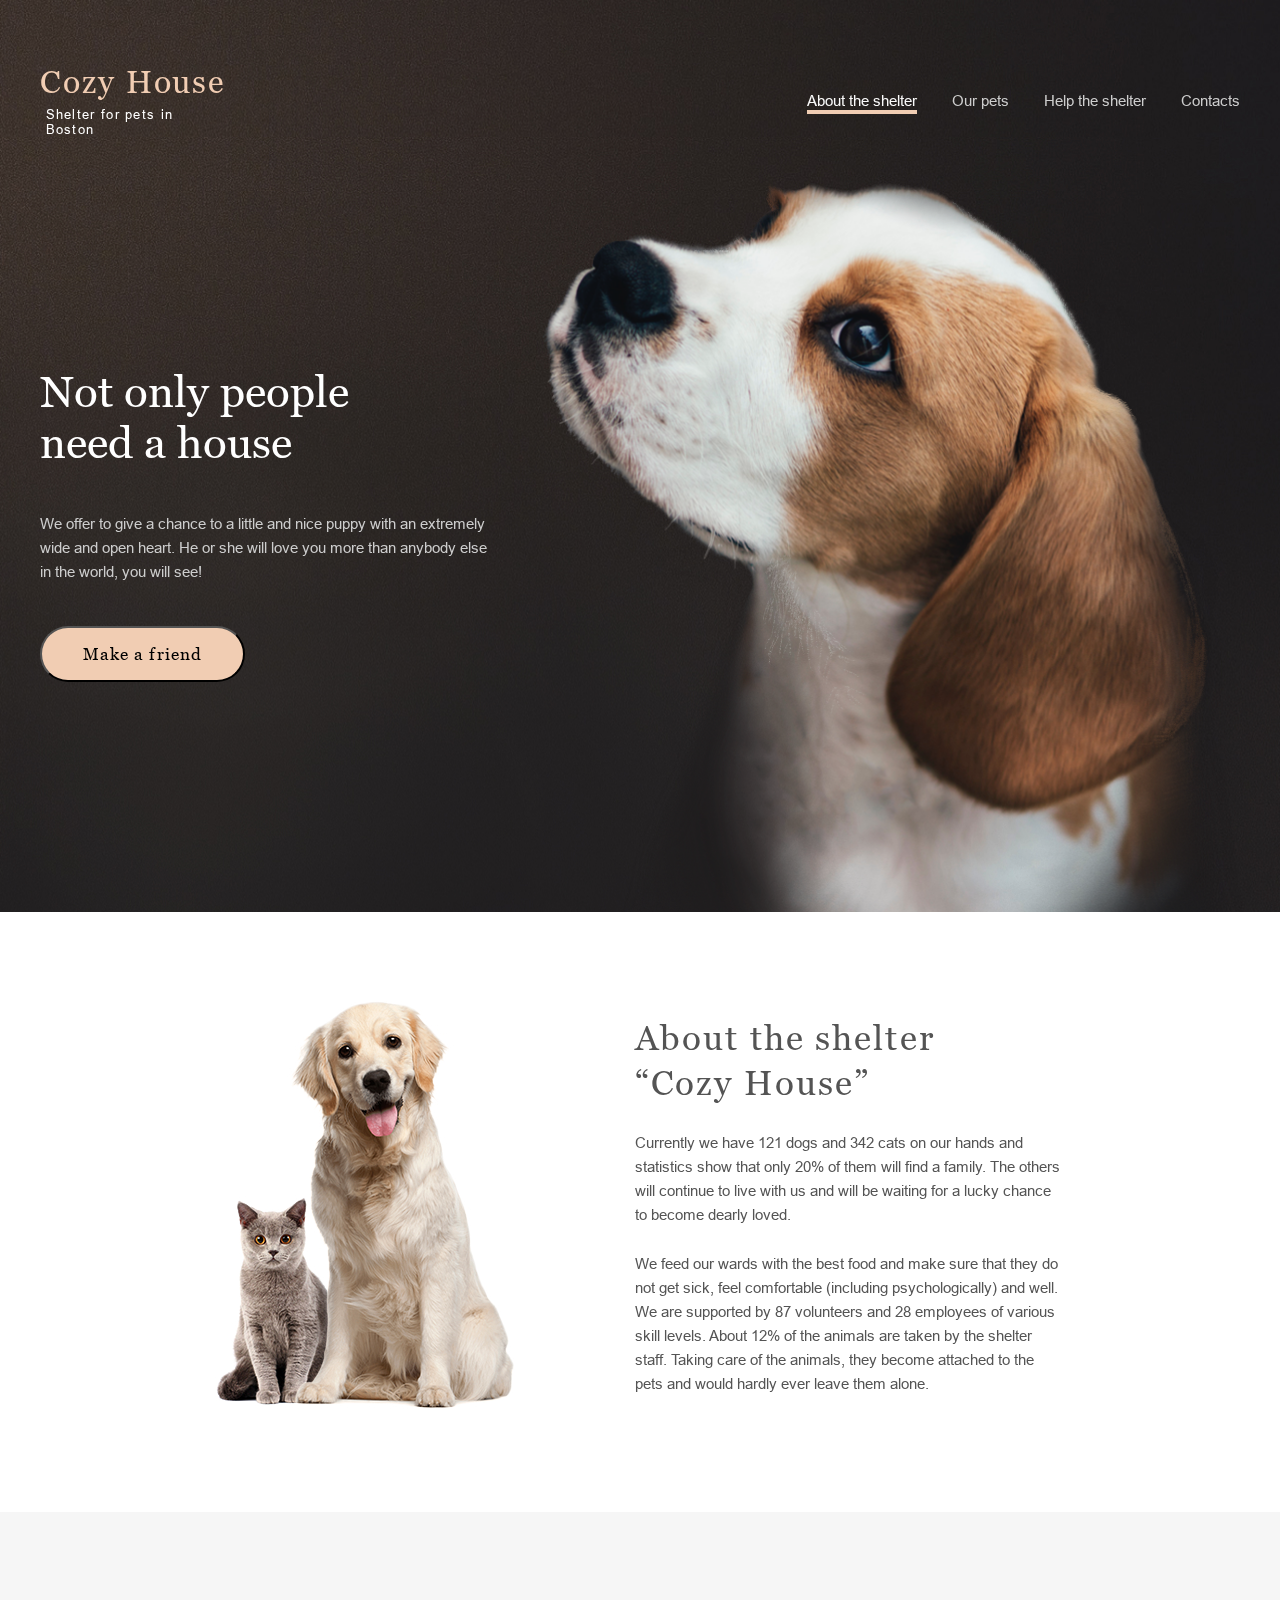
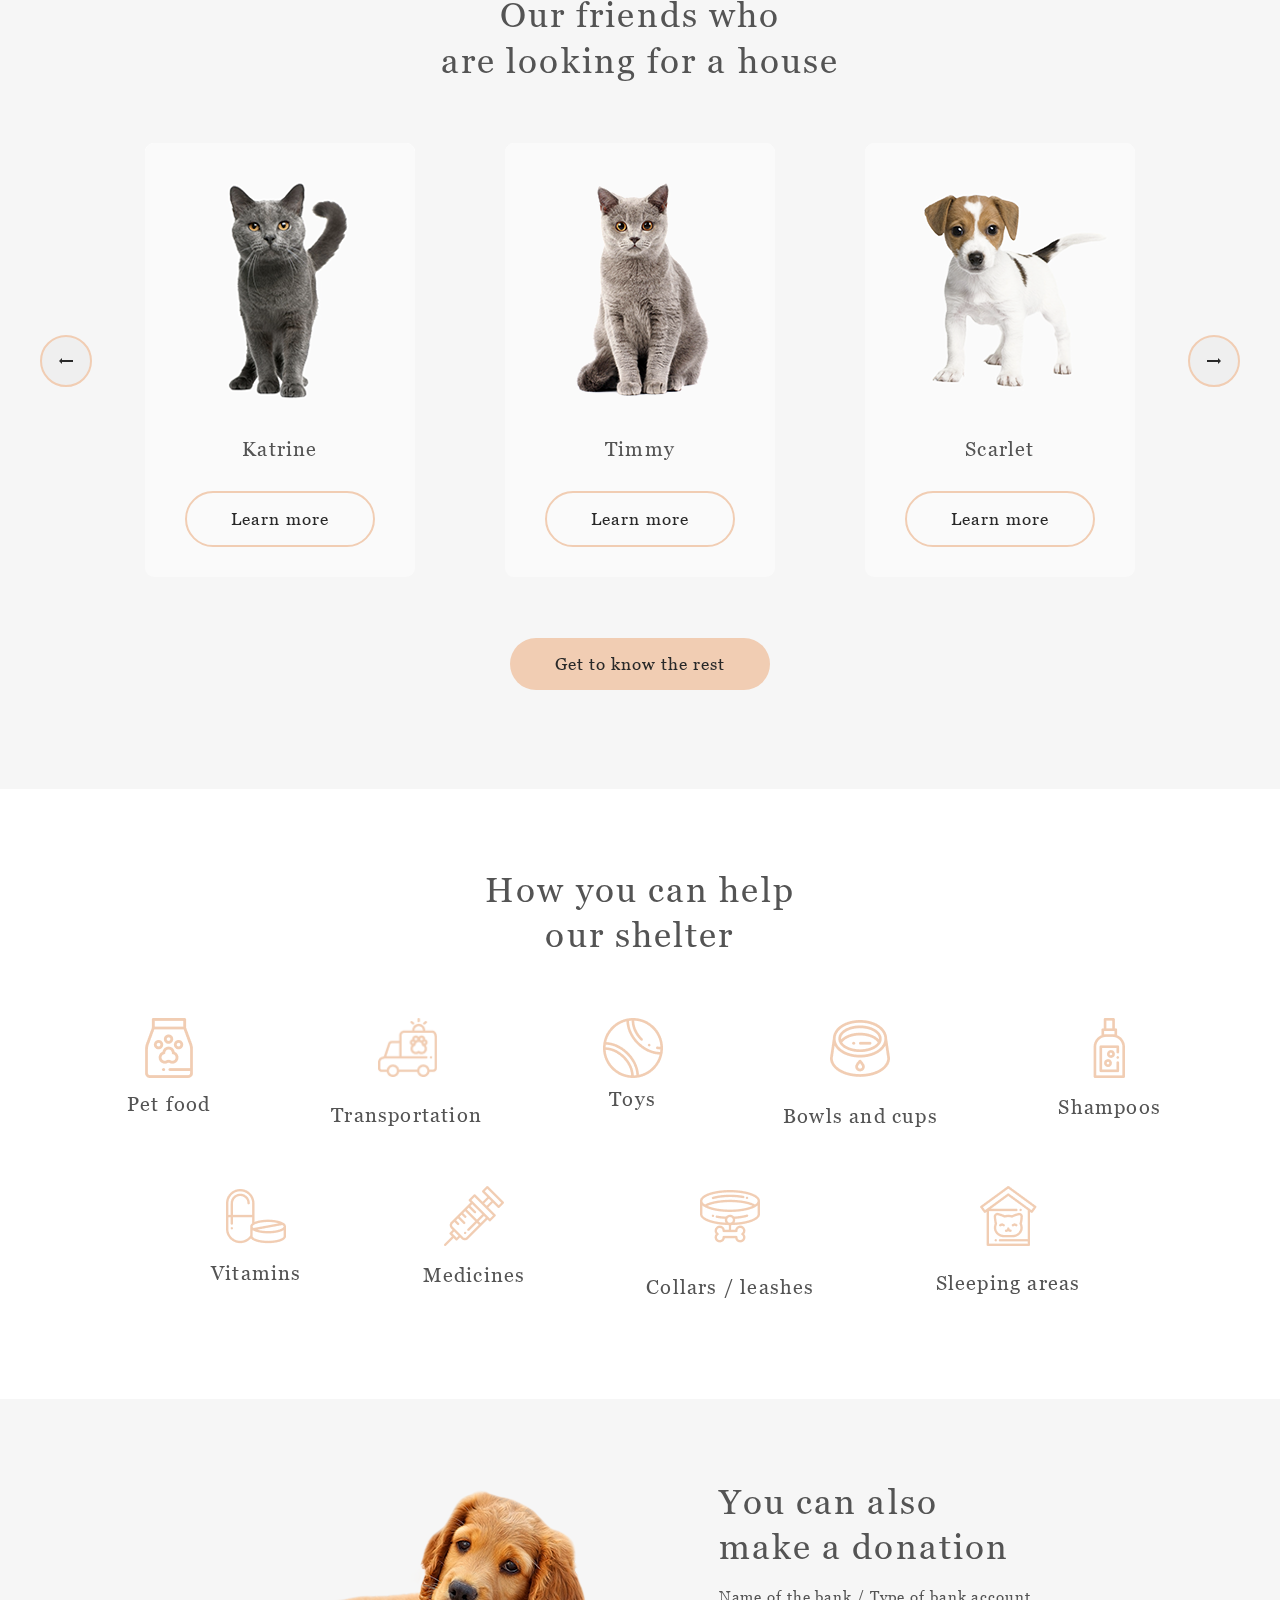
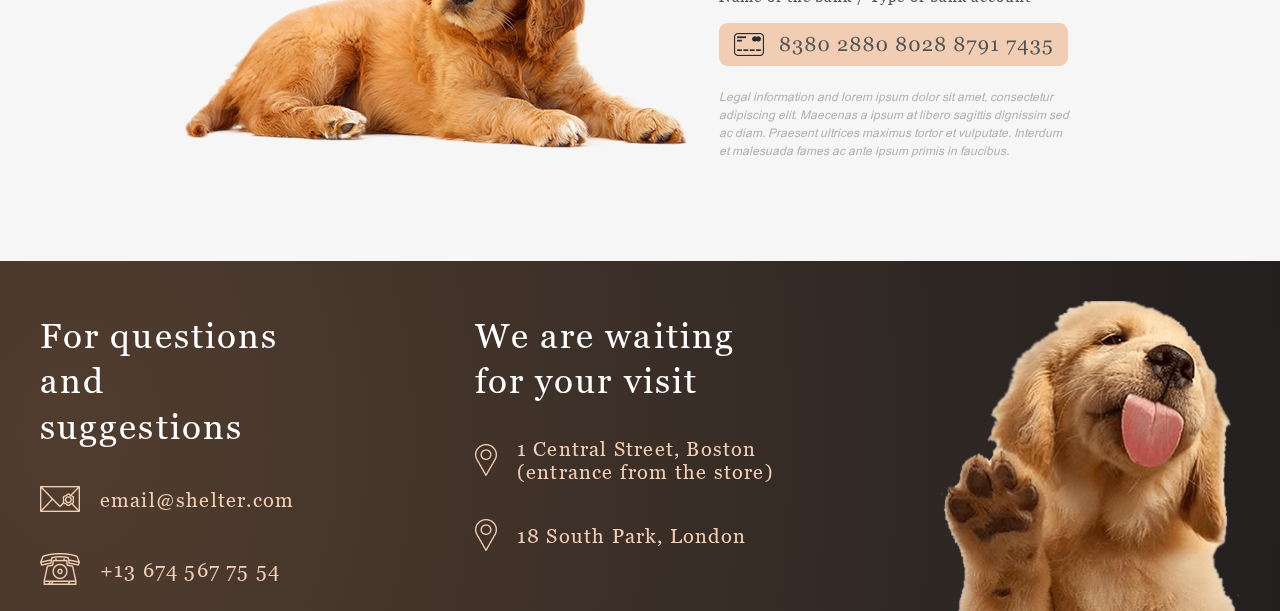
<file: SHELTER/pages/main/index.html>
<!DOCTYPE html>
<html lang="en">

<head>
    <meta charset="UTF-8" />
    <meta http-equiv="X-UA-Compatible" content="IE=edge" />
    <meta name="viewport" content="width=device-width, initial-scale=1.0" />
    <link rel="stylesheet" href="./style.css" />
    <link rel="stylesheet" href="./normalize.css" />
    <link rel="shortcut icon" href="../../assets/icons/" />
    <title>Shelter</title>
</head>

<body >
    <div class="container " id="app" >
        <header class="header">
            <div class="header-wrapper">
                <div class="header-logo">
                    <div class="logo-top">
                        <h1 class="logo-text pink-text">Cozy House</h1>
                    </div>
                    <div class="logo-butt">
                        <p class="text15a">Shelter for pets in Boston</p>
                    </div>
                </div>
                </a>
                <nav class="header-nav">
                    <div class="burger__logo">
                        <div class="logo__and__butt__wrap">
                            <div class="logo-top">
                                <h1 class="logo-text pink-text">Cozy House</h1>
                            </div>
                            <div class="logo-butt">
                                <p class="text15a">Shelter for pets in Boston</p>
                            </div>
                        </div>
                        <div class="header__nav-close">
                            <span class="header__nav-close-line close__line_one"></span>
                            <span class="header__nav-close-line close__line_two"></span>
                            <span class="header__nav-close-line close__line_three"></span>
                        </div>

                    </div>
                    <div class="nav-wrapper">
                        <div class="nav"><a href="#!" class="header-link-text underline">About the shelter</a></div>
                        <div class="nav"><a href="../pets/index.html#" class="header-link-text">Our pets</a></div>
                        <div class="nav"><a href="#help" class="header-link-text">Help the shelter</a></div>
                        <!-- <div class="nav"><a href="#!" class="header-link-text">Help the shelter</a></div> -->
                        <div class="nav"><a href="#footer" class="header-link-text">Contacts</a></div>
                        <!-- <div class="nav"><a href="#!" class="header-link-text">Contacts</a></div> -->
                    </div>



                </nav>

                <div class="header__burger burger">
                    <!-- <div class="burger__field" id="hamb"> -->
                    <span class="burger__line burger__line_one"></span>
                    <span class="burger__line burger__line_two"></span>
                    <span class="burger__line burger__line_three"></span>
                    <!-- </div> -->
                </div>

            </div>
        </header>
        <main class="main">
            <section class="not-only">
                <div class="not-only-wrapper">
                    <div class="not-only-records">
                        <p class="not-only-title">Not only people need a house</p>
                        <p class="not-only-text">We offer to give a chance to a little and nice puppy with an extremely
                            wide and open heart. He or she will love you more than anybody else in the world, you will
                            see!</p>
                        <a class="button_get-to-know-text" href="#make-a-friend"><button class="button-friends">Make a
                                friend</button></a>
                    </div>
                    <div class="not-only-img">
                        <img class="img" src="../../assets/images/start-screen-puppy1.png" alt="start-screen-puppy">
                    </div>
                </div>
            </section>
            <section class="about">
                <div class="about-wrapper">
                    <div class="about-img">
                        <img class="about__img__form" src="../../assets/images/about-pets1.jpg" alt="about-pets">
                    </div>
                    <div class="about-records">
                        <p class="about-title">About the shelter “Cozy House”</p>
                        <p class="about-word">Currently we have 121 dogs and 342 cats on our hands and statistics show
                            that only 20% of them will find a family. The others will continue to live with us and will
                            be waiting for a lucky chance to become dearly loved.</p>
                        <p class="about-word">We feed our wards with the best food and make sure that they do not get
                            sick, feel comfortable (including psychologically) and well. We are supported by 87
                            volunteers and 28 employees of various skill levels. About 12% of the animals are taken by
                            the shelter staff. Taking care of the animals, they become attached to the pets and would
                            hardly ever leave them alone.</p>
                    </div>
                </div>
            </section>
            <section class="our_friends">
                <div id="make-a-friend" class="our_friends-wrapper">
                    <div class="our_friends-title">
                        <p class="our_friends-text">Our friends who<br>are looking for a house</p>
                    </div>
                    <div class="our_friends-img">
                        <button class="pointer-left">
                            <img src="../../assets/images/Arrow-left.png" alt="Arrow-left">
                        </button>

                        <div class="slider">
                            <div class="slider-line">

                                <!-- <div class="card-katrine" data-pets="4">
                                    <img src="../../assets/images/pets-katrine.png" alt="pets-katrine" data-pets="4">
                                    <p class="text-katrine" data-pets="4">Katrine</p>
                                    <button class="button-learn-more">Learn more</button>
                                </div>
                                <div class="card-katrine" data-pets="0">
                                    <img src="../../assets/images/pets-jennifer.png" alt="pets-katrine">
                                    <p class="text-katrine">Jennifer</p>
                                    <button class="button-learn-more">Learn more</button>
                                </div>
                                <div class="card-katrine" data-pets="2">
                                    <img src="../../assets/images/pets-woody.png" alt="pets-katrine">
                                    <p class="text-katrine">Woody</p>
                                    <button class="button-learn-more">Learn more</button>
                                </div>

                                <div class="card-katrine" data-pets="1">
                                    <img src="../../assets/images/pets-sophia.png" alt="pets-katrine">
                                    <p class="text-katrine">Sophia</p>
                                    <button class="button-learn-more">Learn more</button>
                                </div>
                                <div class="card-katrine" data-pets="3">
                                    <img src="../../assets/images/pets-scarlet.png" alt="pets-katrine">
                                    <p class="text-katrine">Scarlett</p>
                                    <button class="button-learn-more">Learn more</button>
                                </div>
                                <div class="card-katrine" data-pets="5">
                                    <img src="../../assets/images/pets-timmy.png" alt="pets-katrine">
                                    <p class="text-katrine">Timmy</p>
                                    <button class="button-learn-more">Learn more</button>
                                </div>
                                <div class="card-katrine" data-pets="6">
                                    <img src="../../assets/images/pets-freddie.png" alt="pets-katrine">
                                    <p class="text-katrine">Freddie</p>
                                    <button class="button-learn-more">Learn more</button>
                                </div>
                                <div class="card-katrine" data-pets="7">
                                    <img src="../../assets/images/pets-charly.png" alt="pets-katrine">
                                    <p class="text-katrine">Charly</p>
                                    <button class="button-learn-more">Learn more</button>
                                </div> -->

                            </div>
                        </div>
<!-- <img src="../../assets/images/pets-sophia.png" alt=""> -->
                        <button class="pointer-right">
                            <img src="../../assets/images/Arrow-right.png" alt="Arrow right">
                        </button>
                    </div>
                    <button class="button_get-to-know"><a class="button_get-to-know-text" href="../pets/index.html#">Get
                            to know the rest</a> </button>
                </div>
            </section>
            <section class="help">
                <a class="transition" name="help"></a>
                <div class="help-wrapper">
                    <div class="help-title">
                        <p class="help-text">How you can help
                            our shelter</p>
                    </div>
                    <div class="help-different">
                        <div class="help-view">
                            <img src="../../assets/images/1icon-pet-food.png" alt="icon-pet-food" width="60">
                            <p class="help-view-text">Pet food</p>
                        </div>
                        <div class="help-view">
                            <img src="../../assets/images/2icon-transportation.png" alt="icon-pet-food" width="60">
                            <p class="help-view-text">Transportation</p>
                        </div>
                        <div class="help-view">
                            <img src="../../assets/images/3icon-toys.png" alt="icon-pet-food" width="60">
                            <p class="help-view-text">Toys</p>
                        </div>
                        <div class="help-view">
                            <img src="../../assets/images/4icon-bowls-and-cups.png" alt="icon-pet-food" width="60">
                            <p class="help-view-text">Bowls and cups</p>
                        </div>
                        <div class="help-view">
                            <img src="../../assets/images/5icon-shampoos.png" alt="icon-pet-food" width="60">
                            <p class="help-view-text">Shampoos</p>
                        </div>
                        <div class="help-view2 see">
                            <img src="../../assets/images/6icon-vitamins.png" alt="icon-pet-food" width="60">
                            <p class="help-view-text">Vitamins</p>
                        </div>
                    </div>

                    <div class="help-different2">
                        <div class="help-view2 sleep">
                            <img src="../../assets/images/6icon-vitamins.png" alt="icon-pet-food" width="60">
                            <p class="help-view-text">Vitamins</p>
                        </div>
                        <div class="help-view2">
                            <img src="../../assets/images/7icon-medicines.png" alt="icon-pet-food" width="60">
                            <p class="help-view-text">Medicines</p>
                        </div>
                        <div class="help-view2">
                            <img src="../../assets/images/8icon-collars-leashes.png" alt="icon-pet-food" width="60">
                            <p class="help-view-text">Collars / leashes</p>
                        </div>
                        <div class="help-view2">
                            <img src="../../assets/images/9icon-sleeping-area.png" alt="icon-pet-food" width="60">
                            <p class="help-view-text">Sleeping areas</p>
                        </div>

                    </div>
                </div>
            </section>
            <section class="addition">
                <div class="addition-wrapper">
                    <div class="addition-dog">
                        <img class="addition-dog__img" src="../../assets/images/donation-dog.png" alt="donation-dog">
                    </div>
                    <div class="addition-record">
                        <p class="addition-title-big">You can also<br> make a donation</p>
                        <p class="addition-title-small">Name of the bank / Type of bank account</p>
                        <a href="#!" class="button-addition-telephone"><img class="addition-telephone"
                                src="../../assets/images/Credit card.png" alt="Credit card"></a>
                        <p class="addition-text">Legal information and lorem ipsum dolor sit amet, consectetur
                            adipiscing elit. Maecenas a ipsum at libero sagittis dignissim sed ac diam. Praesent
                            ultrices maximus tortor et vulputate. Interdum et malesuada fames ac ante ipsum primis in
                            faucibus.</p>
                    </div>
                </div>
            </section>
        </main>
        <footer class="footer">
            <div id="footer" class="footer-wrapper">
                <div class="questions">
                    <p class="footer-title">For questions<br> and suggestions</p>
                    <div class="email align">
                        <a href="https://mail.ru/"><img class="effect" src="../../assets/images/icon-email.png"
                                alt="icon-email"></a>
                        <a class="footer-text" href="https://mail.ru/">email@shelter.com</a>
                    </div>
                    <div class="email align">
                        <a href="tel:+136745677554"><img class="effect" src="../../assets/images/icon-phone.png"
                                alt="icon-phone"></a>
                        <a class="footer-text" href="tel:+136745677554">+13 674 567 75 54</a>
                    </div>
                </div>
                <div class="visit ">
                    <p class="footer-title">We are waiting <br>for your visit</p>
                    <div class="email align2">
                        <a class="effect"
                            href="https://www.google.com/maps/d/embed?mid=1FtCOJw8BMlqXghzAgpYHayc0M-4&ie=UTF8&hl=ru&msa=0&ll=53.826597000000014%2C27.202148&spn=4.669941%2C7.888184&z=6&output=embed"
                            target="_blank"><img src="../../assets/images/icon-marker.png" alt="icon-email"></a>
                        <a class="footer-text"
                            href="https://www.google.com/maps/d/embed?mid=1FtCOJw8BMlqXghzAgpYHayc0M-4&ie=UTF8&hl=ru&msa=0&ll=53.826597000000014%2C27.202148&spn=4.669941%2C7.888184&z=6&output=embed"
                            target="_blank">1 Central Street, Boston<br> (entrance from the store)</a>
                    </div>
                    <div class="email align2">
                        <a class="effect"
                            href="https://www.google.com/maps/d/embed?mid=1FtCOJw8BMlqXghzAgpYHayc0M-4&ie=UTF8&hl=ru&msa=0&ll=53.826597000000014%2C27.202148&spn=4.669941%2C7.888184&z=6&output=embed"
                            target="_blank"><img src="../../assets/images/icon-marker.png" alt="icon-phone"></a>
                        <a class="footer-text"
                            href="https://www.google.com/maps/d/embed?mid=1FtCOJw8BMlqXghzAgpYHayc0M-4&ie=UTF8&hl=ru&msa=0&ll=53.826597000000014%2C27.202148&spn=4.669941%2C7.888184&z=6&output=embed"
                            target="_blank">18 South Park, London </a>
                    </div>
                </div>
                <img class="footer__dog" src="../../assets/images/footer-puppy.png" alt="footer-puppy">
            </div>
        </footer>
    </div>

    <div class="modal">
        <!-- <div class="modal__overlay">
            <div class="modal__wrapper">
                <div class="modal__close__wrapper">
                    <div class="modal__close"><span class="modal__close__text">&times;</span></div>
                </div>
                <div class="modal__window">
                    <div class="modal__img"><img class="modal__img__size" src="../../assets/images/pets-jennifer.png"
                            alt="jennifer"></div>
                    <div class="modal__specification">
                        <div class="m__name"> <span class="m__name__text">Jennifer</span></div>
                        <div class="m__nameLast">
                            <div class="m__type"><span class="m__nameLast__text">Dog</span></div>
                            <div class="m__-"><span class="m__nameLast__text">&nbsp;-&nbsp;</span></div>
                            <div class="m__bread"><span class="m__nameLast__text">Labrador</span></div>
                        </div>
                        <div class="m__description"><span class="m__discription__text">Jennifer is a sweet 2 months old
                                Labrador that is patiently waiting to find a new forever home. This girl really enjoys
                                being able to go outside to run and play, but won't hesitate to play up a storm in the
                                house if she has all of her favorite toys.</span></div>
                        <div class="m__table">
                            <ul>
                                <li> <span class="m__table__p">Age:&nbsp;</span><span class="m__table__text">2
                                        months</span> </li>
                                <li> <span class="m__table__p">Inoculations:&nbsp;</span><span
                                        class="m__table__text">none</span> </li>
                                <li> <span class="m__table__p">Diseases:&nbsp;</span><span
                                        class="m__table__text">none</span> </li>
                                <li> <span class="m__table__p">Parasites:&nbsp;</span><span
                                        class="m__table__text">none</span> </li>
                            </ul>
                        </div>
                    </div>
                </div>
            </div>
        </div> -->
    </div>


    <script src="./script.js"></script>
    <script src="./plugins/modal.js"></script>
    <script src="./plugins/carousel.js"></script>
</body>

</html>
</file>
<file: SHELTER/pages/main/style.css>
@font-face {
    font-family: 'Arial';
    font-style: normal;
    font-weight: 400;
    src: url(../../assets/fonts/arial-regular.ttf);
}

@font-face {
    font-family: 'Georgia';
    font-style: normal;
    font-weight: 400;
    src: url(../../assets/fonts/georgia-regular.ttf);
}

html {
    scroll-behavior: smooth;
    background: #4C4C4C;
}

*,
*::before,
*::after {
    box-sizing: border-box;
    margin: 0;
}

body {
    font-family: 'Georgia';
    font-style: normal;
    font-weight: 400;
    color: #545454;
}

.container {
    max-width: 1280px;
    margin: 0 auto;
}

/* Header style start */

.header {
    /* position: fixed; */
    /* top: 0;
    left: 0;
    width: 100%; */
    background: url(../../assets/images/start-screen-background.jpg);
    /* background: radial-gradient(100% 215.42% at 0% 0%, rgba(91, 72, 58, 1) 0%, rgba(38, 36, 37, 1) 100%), rgba(33, 31, 32, 1); */
}

.header-wrapper {
    max-width: 1200px;
    display: flex;
    justify-content: space-between;
    align-items: center;
    margin: 0 auto;
    padding-top: 5%;

}

.header-logo {
    display: flex;
    flex-direction: column;
    cursor: pointer;
    max-width: 194px;

}

.nav-wrapper {
    display: flex;
    max-width: 478px;
    align-items: center;
}

.nav {
    display: flex;
    margin-left: 35px;
}

.logo-text {
    font-family: 'Georgia';
    font-style: normal;
    font-weight: 400;
    font-size: 32px;
    margin: 0;
    font-size: 32px;
    line-height: 110%;
    letter-spacing: 0.06em;

}

.logo-text:hover {
    font-weight: 700;
}

.text15a:hover {
    font-weight: 700;
}

.pink-text {
    color: #F1CDB3;
}

.text15a {
    font-family: 'Arial';
    font-style: normal;
    font-weight: 400;
    font-size: 13px;
    color: #FFFFFF;
    margin: 0;
    margin-top: 4%;
    line-height: 15px;
    letter-spacing: 0.1em;
    padding-left: 3%;
}

.header-link-text {
    font-family: 'Arial';
    font-style: normal;
    font-weight: 400;
    font-size: 15px;
    color: #CDCDCD;
    text-decoration: none;
}

.header-link-text:hover {
    color: #FAFAFA;
}

.header-link-text:focus {
    color: #FAFAFA;
}

.underline {
    text-decoration: underline;
    text-decoration-style: solid;
    text-decoration-color: #F1CDB3;
    text-decoration-thickness: 4px;
    text-underline-position: under;
    color: #FAFAFA;
    text-decoration-skip: 5px;
}


.burger__logo {
    display: none;
}

.header__burger {
    display: none;
    width: 30px;
    height: 30px;
    cursor: pointer;
    position: relative;

}


.burger__line {
    display: block;
    width: 100%;
    height: 3px;
    position: absolute;
    /* margin: 7px auto; */
    background-color: #F1CDB3;
    ;
    transition: 0.2s;
}

.burger__line_one {
    top: 0;
}

.burger__line_two {
    top: 50%;
    transform: translateY(-50%);
}

.burger__line_three {
    bottom: 0;
}

.header__nav-close {
    display: block;
    width: 30px;
    height: 30px;
}

.header__nav-close-line {
    display: block;
    width: 30px;
    height: 3px;
    position: absolute;
    /* margin: 7px auto; */
    background-color: #F1CDB3;
    ;
    transition: 0.2s;
}



/* Header style end */

/* Not-only style start */

.not-only {
    background: url(../../assets/images/start-screen-background.jpg);
    /* background: url(../../assets/images/start-screen-background.jpg); */
    background-position: center -100px;

    /*!!!!!*/
    /* background: radial-gradient(100% 215.42% at 0% 0%, rgba(91, 72, 58, 1) 0%, rgba(38, 36, 37, 1) 100%), rgba(33, 31, 32, 1); */
}

.not-only-wrapper {
    max-width: 1200px;
    display: flex;
    margin: 0 auto;
    padding-top: 3.4687%;
}

.not-only-records {
    margin-top: 15.5%;
}

.not-only-title {
    font-size: 44px;
    color: #FFFFFF;
    max-width: 310px;
}

.not-only-img {
    background-size: cover;
    /* background: url(../../assets/images/start-screen-puppy1.png); */
}

.not-only-text {
    padding-top: 8.75%;
    font-family: 'Arial';
    font-style: normal;
    font-weight: 400;
    font-size: 15px;
    line-height: 160%;
    color: #CDCDCD;
    max-width: 460px;
    margin-right: 42px;
}

.img {
    height: 100%;
}

.button-friends {
    width: 205px;
    /*!!!!*/
    padding: 15px 5px;
    background: #F1CDB3;
    border-radius: 100px;
    margin-top: 42px;
    font-size: 17px;
    line-height: 130%;
    letter-spacing: 0.06em;
}

.button-friends:hover {
    opacity: .75;
    cursor: pointer;
}

.button-friends:focus {
    opacity: .75;
}

/* Not-only style end */

/* About style start ---------------------------------*/

.about {
    background: #FFFFFF;
}

.about-wrapper {
    max-width: 1200px;
    margin: 0 auto;
    display: flex;
    padding-top: 6.9%;
    padding-bottom: 100px;
}

.about-img {
    margin-left: 14.59%;
}

.about-records {
    max-width: 430px;
    margin-left: 10%;
}

.about-word {
    margin: 0;
    padding-top: 25px;
    font-family: 'Arial';
    font-style: normal;
    font-weight: 400;
    font-size: 15px;
    line-height: 160%;
}

.about-title {
    margin: 0;
    max-width: 350px;
    margin-top: 14px;
    font-size: 35px;
    line-height: 130%;
    letter-spacing: 0.06em;
}

/* About style end */

/* Our Friends style start */

.our_friends {
    background: #F6F6F6;
    min-height: 877px;
    padding-top: 6.25%;
}

.our_friends-wrapper {
    display: flex;
    flex-direction: column;
    max-width: 1200px;
    min-height: 697px;
    margin: 0 auto;
}

.our_friends-title {
    text-align: center;
    margin: 0 auto;
    max-width: 400px;
}

.our_friends-text {
    margin: 0;
    font-size: 35px;
    line-height: 130%;
    letter-spacing: 0.06em;
}

.our_friends-img {
    padding-top: 5%;
    display: flex;
    align-items: center;
}

.pointer-left {
    width: 52px;
    height: 52px;
    border: 2px solid #F1CDB3;
    display: flex;
    justify-content: center;
    align-items: center;
    border-radius: 100px;
    margin-right: 53px;
    cursor: pointer;
    /* z-index: 5; */
    
}
/* ------------Carousel------------------------------------------- */
.slider{
    width: 990px;
    height: 435px;
    overflow: hidden;
}

.slider-line{
    height: 270px;
    width: 2160px;
    display: flex;
    position: relative;
    left: 0;
    transition: 2s all ease;
    /* justify-content: space-between;
    background: rebeccapurple; */
}

@media (max-width: 1279px){
    .slider{
        width: 580px;
          margin-right: 40px;     
    }
}

@media (max-width: 767px){
    .slider{
        width: 270px;
       
    }
}
/* ------------------------------------------------------------- */

.card-katrine {
    max-width: 270px;
    display: flex;
    flex-direction: column;
    background: #FAFAFA;
    border-radius: 9px;
    /* margin-right: 7.5%; */
    margin-right: 90px;

    cursor: pointer;
}

.card-katrine:hover {
    box-shadow: 0px 2px 35px 14px rgba(13, 13, 13, 0.04);
    /* background: #B2B2B2; */
    opacity: 0.8;
}

.button-learn-more:hover {
    background: rebeccapurple;

}

.button-learn-more:active {
    color: #e9280e;
}

.our_friends-img>div:nth-child(4) {
    margin-right: 4.42%;
}

.text-katrine {
    font-size: 20px;
    line-height: 23px;
    align-items: center;
    text-align: center;
    letter-spacing: 0.06em;
    margin: 0;
    margin-top: 9.1%;
}

.button-learn-more {
    margin: 0 auto;
    width: 190px;
    /*!!!!!!!!!!!!!!*/
    display: flex;
    flex-direction: column;
    align-items: center;
    padding: 15px 5px;
    border: 2px solid #F1CDB3;
    box-sizing: border-box;
    border-radius: 100px;
    margin-top: 11.1%;
    margin-bottom: 11.1%;
    cursor: pointer;
    background: #FAFAFA;
    font-size: 17px;
    line-height: 130%;
    letter-spacing: 0.06em;
    color: #292929;
}

.card-katrine:hover>.button-learn-more {
    background: #F1CDB3;
}

.pointer-right {
    width: 52px;
    height: 52px;
    border: 2px solid #F1CDB3;
    display: flex;
    justify-content: center;
    align-items: center;
    border-radius: 100px;
    cursor: pointer;
    margin-left: 53px;
}

.pointer-right:hover,
.pointer-left:hover {
    background: #F1CDB3;
}

.pointer-right:focus {
    background: #b49782;
}

.pointer-right:active {
    background: #847061;
}

.button_get-to-know {
    margin: 5% auto 0;
    max-width: 262px;
    padding: 15px 45px;
    background: #F1CDB3;
    border-radius: 100px;
    border: none;
    cursor: pointer;
}

.button_get-to-know-text:active {
    color: #F6F6F6;
}

.button_get-to-know:hover {
    background: #ba8686;
}

.button_get-to-know-text {
    font-weight: 400;
    text-decoration: none;
    font-size: 17px;
    line-height: 130%;
    letter-spacing: 0.06em;
    color: #292929;
}

.sleep {
    display: flex;
}

/* Our Friends style end */

/* How you can help style start */

.help {
    background: #FFFFFF;
}

.help-wrapper {
    max-width: 1200px;
    margin: 0 auto;

    display: flex;
    flex-direction: column;
    /* justify-content: center; */
    /* align-items: center; */
}

.help-title {
    margin: 0 auto;
    display: flex;
    max-width: 318px;
    min-height: 90px;
    /* background: blue; */
    margin-top: 6.467%;

}

.help-text {
    font-size: 35px;
    line-height: 130%;
    text-align: center;
    letter-spacing: 0.06em;
}

.help-different {

    display: flex;

    margin-left: 7.25%;
    /* background: #b49782; */
    margin-top: 5%;
    max-width: 1026px;
    min-height: 113px;
    /* flex-direction: row; */
}

.help-different2 {
    display: flex;
    margin-top: 4.58%;
    margin-left: 14.25%;
    margin-bottom: 8.33%;
}

.help-view {
    margin-right: 11.75%;
    display: flex;
    flex-direction: column;
    /* justify-content: center; */
    align-items: center;
    white-space: nowrap;
    /* justify-content: end; */
}

.help-view2 {
    margin-right: 11.75%;
    display: flex;
    flex-direction: column;
    /* justify-content: center; */
    align-items: center;
    /* background: blue; */
}

.help-view-text {
    margin: 0;
    padding-top: 17.92%;
    font-size: 20px;
    line-height: 115%;
    letter-spacing: 0.06em;
}

.see {
    display: none;
}

/* How you can help style end */

/* addition style start */

.addition {
    display: flex;
    background: #F6F6F6;
    justify-content: center;
    min-height: 462px;
}

.addition-wrapper {
    max-width: 915px;
    display: flex;
    margin-top: 6.25%;
    margin-right: 2%;
}

.addition-dog {
    margin-top: 1.1%;

}

.addition-record {
    max-width: 380px;
    margin-left: 3.27%;
}

.addition-title-big {
    font-size: 35px;
    line-height: 130%;
    letter-spacing: 0.06em;
}

.addition-title-small {
    font-size: 15px;
    line-height: 110%;
    letter-spacing: 0.06em;
    margin-top: 5.26%;
}

.addition-telephone {
    margin-top: 5.26%;
}

.button-addition-telephone {
    border: none;
    background: #F6F6F6;
    cursor: pointer;
}

.button-addition-telephone img:hover {
    transform: scale(1.1);
    transition: .7s;
    /* display: block; */
}

.addition-text {
    font-family: 'Arial';
    font-style: italic;
    font-weight: 400;
    font-size: 12px;
    line-height: 18px;
    color: #B2B2B2;
    margin-top: 5.26%;
}

/* addition style end */

/* footer style start */
.footer {

    background: radial-gradient(110.67% 538.64% at 5.73% 50%, #513D2F 0%, #1A1A1C 100%);
}

.footer-wrapper {
    max-width: 1200px;
    /* height: 310px; */
    margin: 0 auto;
    display: flex;
    max-width: 1200px;
    padding-top: 3.125%;
    /* margin-top:  4.125%;  */
    /* justify-content: center; */
}

.questions {
    margin-top: 1%;
    max-width: 279px;
    display: flex;
    flex-direction: column;
    margin-right: 13.33%;
}

.footer-title {
    font-size: 35px;
    line-height: 130%;
    letter-spacing: 0.06em;
    color: #FFFFFF;
}

.email {
    display: flex;
    align-items: center;
    margin-top: 12.388%;
}

.footer-text {
    font-size: 20px;
    line-height: 115%;
    letter-spacing: 0.06em;
    color: #F1CDB3;
    padding-left: 7.19%;
    text-decoration: none;
}

.footer-text:hover {
    color: #FFFFFF;
}

.footer-text:active {
    color: red;
}

.visit {
    margin-top: 1%;
    margin-right: 13.33%;
    max-width: 302px;
    display: flex;
    flex-direction: column;
    white-space: nowrap;
}

.effect:hover {
    opacity: 0.85;
    transition: 0.5s;
    transform: scale(1.2);

}

.none {
    text-decoration: none;
}

.footer__dog {
    padding-left: 2.2%;
}

/* footer style end */


/* ------------------MEDIA-------------------------------------------*/

@media (max-width: 1279px) {

    /* -----------------------Header---------------------------------- */
    .header-wrapper {
        padding: 30px 30px 0 30px;
        max-width: 768px;
    }

    /* -----------------------Not only------------------------------- */
    .not-only-wrapper {
        flex-direction: column;
        align-items: center;
        max-width: 569px;
        padding-top: 70px;
    }

    .not-only-records {
        margin-top: 0;
        display: flex;
        flex-direction: column;

    }

    .button_get-to-know-text {
        display: flex;
    }

    /* .not-only-records>a:nth-child(3){
        background: red;
        align-items: center;
    } */

    .not-only-text {
        margin: 0;
    }

    .button-friends {
        margin: 0 auto;
        margin-top: 9.13%;

    }



    .not-only-img {
        margin-top: 17.57%;
        margin-left: 29.7%;
        width: 569px;
        height: 593px;
    }

    .not-only {
        background-position: center;
        background-size: 100% 100%;
    }

    /* -----------------------about-------------------------------------- */
    .about-wrapper {
        max-width: 437px;
        flex-direction: column-reverse;
        padding-top: 70px;
    }

    .about-word {
        width: 430px;
    }

    .about-records {
        margin: 0;
    }

    .about-img {
        margin: 0 auto;
        padding-top: 18.6%;

    }

    .about__img__form {
        width: 100%;
    }

    /* ---------------------------Our friends------------------------------ */
    .sleep {
        display: none;
    }

    .pointer-left {
        margin: 0 40px 0 30px;
    }

    .pointer-right {
        margin: 0 30px 0 12px;
    }

    .card-katrine {
        margin-right: 40px;
    }

    .our_friends-img>div:nth-child(3) {
        margin-right: 0;
    }

    .help-different {
        margin-top: 60px;
    }

    .our_friends-img {
        margin: 0 auto;
    }

    /* -------------------------------How you-------------------------- */
    .help-wrapper {
        align-items: center;
    }

    .help-different {
        flex-wrap: wrap;
        margin: 0;
        margin-left: 60px;
        max-width: 768px;
        justify-content: center;
    }

    .help-different2 {
        max-width: 768px;
        margin: 0;
        margin-left: 60px;
        justify-content: center;
    }

    .help-view,
    .help-view2 {
        width: 170px;
        height: 113px;
        margin-right: 60px;
        margin-top: 55px;

    }

    .help-view2 {
        width: 170px;
        height: 113px;
    }

    .see {
        display: flex;
    }

    .help-different2 {
        margin-bottom: 100px;
    }

    /* -------------------------------addition---------------------------- */

    .addition-wrapper {
        flex-direction: column-reverse;
        padding-top: 80px;
        margin: 0 auto;
    }

    .addition-dog {
        margin: 0 auto;
        padding: 60px 0 95px;
    }

    .addition-record {
        margin: 0 auto;
    }

    /* ------------------------footer------------------------------- */

    .footer-wrapper {
        max-width: 768px;
        padding-top: 30px;
        flex-wrap: wrap;
    }

    .footer__dog {
        margin: 0 auto;
    }



    .questions {
        padding-left: 64px;
        margin: 0;
        width: 298px;
    }

    .footer-title {
        width: 298px;
    }

    .visit {
        margin: 0;
        padding-left: 60px;
        margin-left: 60px;
    }

    .email {
        width: 239px;
    }

    .footer__dog {
        padding: 65px 0 0 0;
    }

    .align {
        padding-top: 35px;
        margin: 0;
    }

    .align2 {
        padding-top: 29px;
        margin: 0;
    }
}

/* //----------------------------------------------------------------- */
@media (max-width: 767px) {
    /* ----------------------------header------------------------- */

    .header-wrapper {
        justify-content: space-between;
    }

    .header__burger {
        display: block;
        /* margin-top: 18px;
        margin-right: 33px; */
    }

    .nav-wrapper {
        padding-top: 158px;
        flex-direction: column;
    }

    .burger__logo {
        display: block;
        /* margin: 0 auto; */
        padding-left: 10px;
        padding-top: 30px;
    }

    .header-nav {
        position: fixed;
        width: 320px;
        height: 100%;
        background: #292929;
        right: 0;
        top: 0;
        z-index: 2;
        transition: 0.4s all linear;
        /* display: none; */
        transform: translateX(100%);
    }

    .header-nav_active {
        transform: translate(0);
    }

    .nav {
        padding-bottom: 40px;
        margin: 0;
    }

    .header-link-text {
        font-family: 'Arial';
        font-style: normal;
        font-weight: 400;
        font-size: 32px;
        line-height: 160%;
        color: #CDCDCD;
    }

    .nav:last-child {
        padding-bottom: 0;
    }

    .burger__logo {
        display: flex;
        align-items: center;
    }


    /* //------------------------------------------------ */
    .header__nav-close {
        position: absolute;
        z-index: 10;
        top: 40px;
        right: 53px;
        width: 30px;
        height: 0px;
        cursor: pointer;
        padding: 20px 15px 0 15px;
    }

    .header__nav-close-line {
        width: 100%;
        display: block;
        height: 2px;
        background-color: #F1CDB3;
        position: absolute;
        cursor: pointer;
        /* margin-bottom: 4px; */
    }

    .close__line_one {
        left: 0;
        /* transform: translateX(-50%) rotate(90deg); */
        transform: rotate(90deg);
        transition: .6s;
    }

    .close__line_two {
        left: 50%;
        /* transform: translateX(-50%) rotate(90deg); */
        transform: rotate(90deg);
        transition: .6s;
    }

    .close__line_three {
        transform: rotate(90deg);
        /* transform: translateX(-50%) rotate(90deg); */
        left: 100%;
        transition: .6s;
        /* right: 0; */
    }

    /* ---------not-only--------------------------------------------- */

    .img {
        display: flex;
        width: 100%;
        margin: 0 auto;
    }

    .not-only-img {
        width: 100%;
        height: 100%;
        margin-left: 0;
    }

    .about-word {
        width: 100%;
    }

    .not-only-text {
        margin: 0 auto;
    }

    .not-only-records {
        margin: 0 auto;
    }

    .button_get-to-know-text {
        display: flex;
        margin: 0 auto;
    }

    /* -----------------------about------------------------------ */
    .addition-dog {
        display: flex;

    }

    .addition-dog__img {
        margin: 0 auto;
        width: 80%;
    }

    /* ----------------------Our friends-------------------- */

    .our_friends-img>div:nth-child(3) {
        display: none;
    }

    .pointer-left {
        margin: 0;
        margin-right: 40px;
    }

    .pointer-right {
        margin: 0;
    }

    .card-katrine {
        margin: 0;
        width: 100%;
    }

    /* ----------------How you can help------------------------------ */
    
    .help-different2>div:nth-child(4) {
        margin-right: 290px;
    }

    .help-different2 {
        flex-wrap: wrap;
    }

    /* ---------------addition------------------------------------- */

    .addition-dog {
        width: 100%;
    }

    .addition-dog__img {

        width: 90%;
    }

    .addition-text {
        width: 100%;
        overflow-wrap: inherit;
    }

    /* ---------------------------------- */
    .addition-telephone {
        width: 90%;
    }

    /*---------------footer-------------------------------------------*/

    .questions {
        padding-left: 0;
        margin: 0 auto;
    }

    .visit {
        padding-top: 40px;
        padding-left: 0;
        margin-left: 0;
        margin: 0 auto;
    }

    .footer-wrapper {
        flex-direction: column;
    }

    .footer__dog {
        padding-top: 40px;
        width: 100%;
    }
}

/* ----------------------------------------------------------- */

@media (max-width: 640px) {

    .not-only-wrapper {
        width: 80%;
    }
}

@media (max-width: 540px) {

    .addition-record {
        width: 90%;
    }

}

@media (max-width: 539px) {
    .help-different2>div:nth-child(4) {
        margin-right: 60px;
    }
}

@media (max-width: 376px) {

    .our_friends-wrapper {
        width: 100%;
    }

    .card-katrine {
        width: 50%
    }

    .our_friends-img {
        width: 320px;
    }
}

/* -------------------modal-------------------------------- */

.modal__overlay {
    display: flex;
    position: fixed;
    top: 0;
    left: 0;
    right: 0;
    bottom: 0;
    background: rgba(41, 41, 41, 0.6);
    justify-content: center;
    align-items: center;
    flex-direction: column;
    /* display: none; */
    opacity: 0;
    z-index: -1;
    transition: .5s;
    /* cursor: pointer; */
}

.modal__wrapper {
    display: block;
    width: 952px;
    height: 552px; 
    transform: translateY(-200px);
}
/* //---------анимация----------------------------------- */
.modal__overlay.open .modal__wrapper{
    transform: translateY(0);
    transition: .5s;
   
}

.modal__overlay.hide .modal__wrapper{
    transform: translateY(-200px);
    transition: .4s;
}

/* ------------------------------------------- */
.modal__window {
    width: 900px;
    height: 500px;
    background: #FAFAFA;
    border-radius: 9px;
    box-shadow: 0px 2px 35px 14px rgba(13, 13, 13, 0.04);
    display: flex;
    z-index: 20;
}

.modal__close__wrapper {
    display: flex;
    justify-content: end;
    cursor: pointer;
}



.modal__close {
    display: flex;
    justify-content: center;
    align-items: center;
    border: 2px solid #F1CDB3;
    box-sizing: border-box;
    border-radius: 100px;
    width: 52px;
    height: 52px;
    cursor: pointer;
    margin-right: 10px;
}
/* --------------modal__close:hover----------------------------- */
/* .modal__wrapper:hover .modal__close{ */
    
.modal__close:hover,
/* .modal__overlay:hover .modal__close, */
.modal__close__wrapper:hover .modal__close{
    background: #F1CDB3;
}
 
 /* .div:hover .modal__close:not(.modal__window .modal__close){
    background-color: #F1CDB3; 

    background: none; 
} */

/* ------------------------------------------------------------ */
.modal__close__text {
    font-size: 30px;
}

.modal__img__size {
    overflow: hidden;
    height: 100%;
}

.modal__img {
    height: 100%;
    overflow: hidden;
}

.modal__specification {

    margin-left: 29px;
    margin-top: 50px;
    max-width: 351px;
}

.m__name__text {
    font-family: 'Georgia';
    font-style: normal;
    font-weight: 400;
    font-size: 35px;
    line-height: 130%;
    letter-spacing: 0.06em;
    color: #000000;
}

.m__nameLast {
    display: flex;
    margin-top: 10px;
}

.m__nameLast__text {
    font-family: 'Georgia';
    font-style: normal;
    font-weight: 400;
    font-size: 20px;
    line-height: 115%;
    letter-spacing: 0.06em;
    color: #000000;
}

.m__description {
    margin-top: 40px;
}

.m__discription__text {
    font-family: 'Georgia';
    font-style: normal;
    font-weight: 400;
    font-size: 15px;
    line-height: 110%;
    letter-spacing: 0.06em;
    color: #000000;
}

.m__table {
    margin-top: 40px;
}


.m__table__text {
    font-family: 'Georgia';
    font-style: normal;
    font-weight: 400;
    font-size: 15px;
    line-height: 110%;
    letter-spacing: 0.06em;
    color: #000000;
}

.m__table ul {
    padding-left: 20px;
}

.m__table li {
    color: #F1CDB3;
    padding-bottom: 10px;
}

.m__table__p {
    font-family: 'Georgia';
    font-style: normal;
    font-weight: 700;
    font-size: 15px;
    line-height: 110%;
    letter-spacing: 0.06em;
    color: #000000;
}

/* .modal.open .modal__wrapper, */
.open{
   opacity: 1;
    z-index: 10;
    
}

@media (max-width: 1279px) {
    .modal__wrapper {
        width: 682px;
        height: 402px;
    }

    .modal__window {
        width: 630px;
        height: 350px;
    }

    .modal__specification {
        max-width: 261px;
        margin-top: 10px;
        margin-left: 11px;
    }

    .m__description {
        margin-top: 20px;
        /* font-family: 'Georgia'; */
        /* font-style: normal; */
        /* font-weight: 400; */
        font-size: 13px;
        line-height: 110%;
        /* letter-spacing: 0.06em; */
    }

    .m__table {
        margin-top: 20px;
    }

    .m__table li {
        padding-bottom: 5px;
    }

    .m__discription__text {
        /* font-family: 'Georgia'; */
        /* font-style: normal; */
        /* font-weight: 400; */
        font-size: 13px;
        /* line-height: 110%; */
        /* letter-spacing: 0.06em; */
    }
}

@media (max-width: 767px) {
    .modal__img{
        display: none;
    }

    .modal__wrapper{
        max-width: 270px;
    }
    .modal__window{
        max-width: 240px;
    }

    .modal__close{
        margin: 0;
    }

    .m__table{
        margin-top: 20px;
    }

    .m__name{
        text-align: center;
    }

    .m__nameLast{
        justify-content: center;
    }

    .m__description{
        text-align: justify;
        margin-right: 9px;
    }
}

.header-link-text:hover{
    text-decoration: underline;
    text-decoration-style: solid;
    text-decoration-color: #F1CDB3;
    text-decoration-thickness: 4px;
    text-underline-position: under;
    color: #FAFAFA;
    text-decoration-skip: 5px;
    /* background: ; */
}

.blackout{
/*     
    position: fixed;
    top: 0;
    left: 0;
    right: 0;
    bottom: 0;
    /* background: rgba(41, 41, 41, 0.6); */
    /* background: red; */ 
    
    opacity: 0.5;
    /* z-index: 20; */
    transition: .1s;
}

.rotate{
    transform: rotate(90deg);
    transition: 3s linear;
    z-index: 15;

}
</file>
